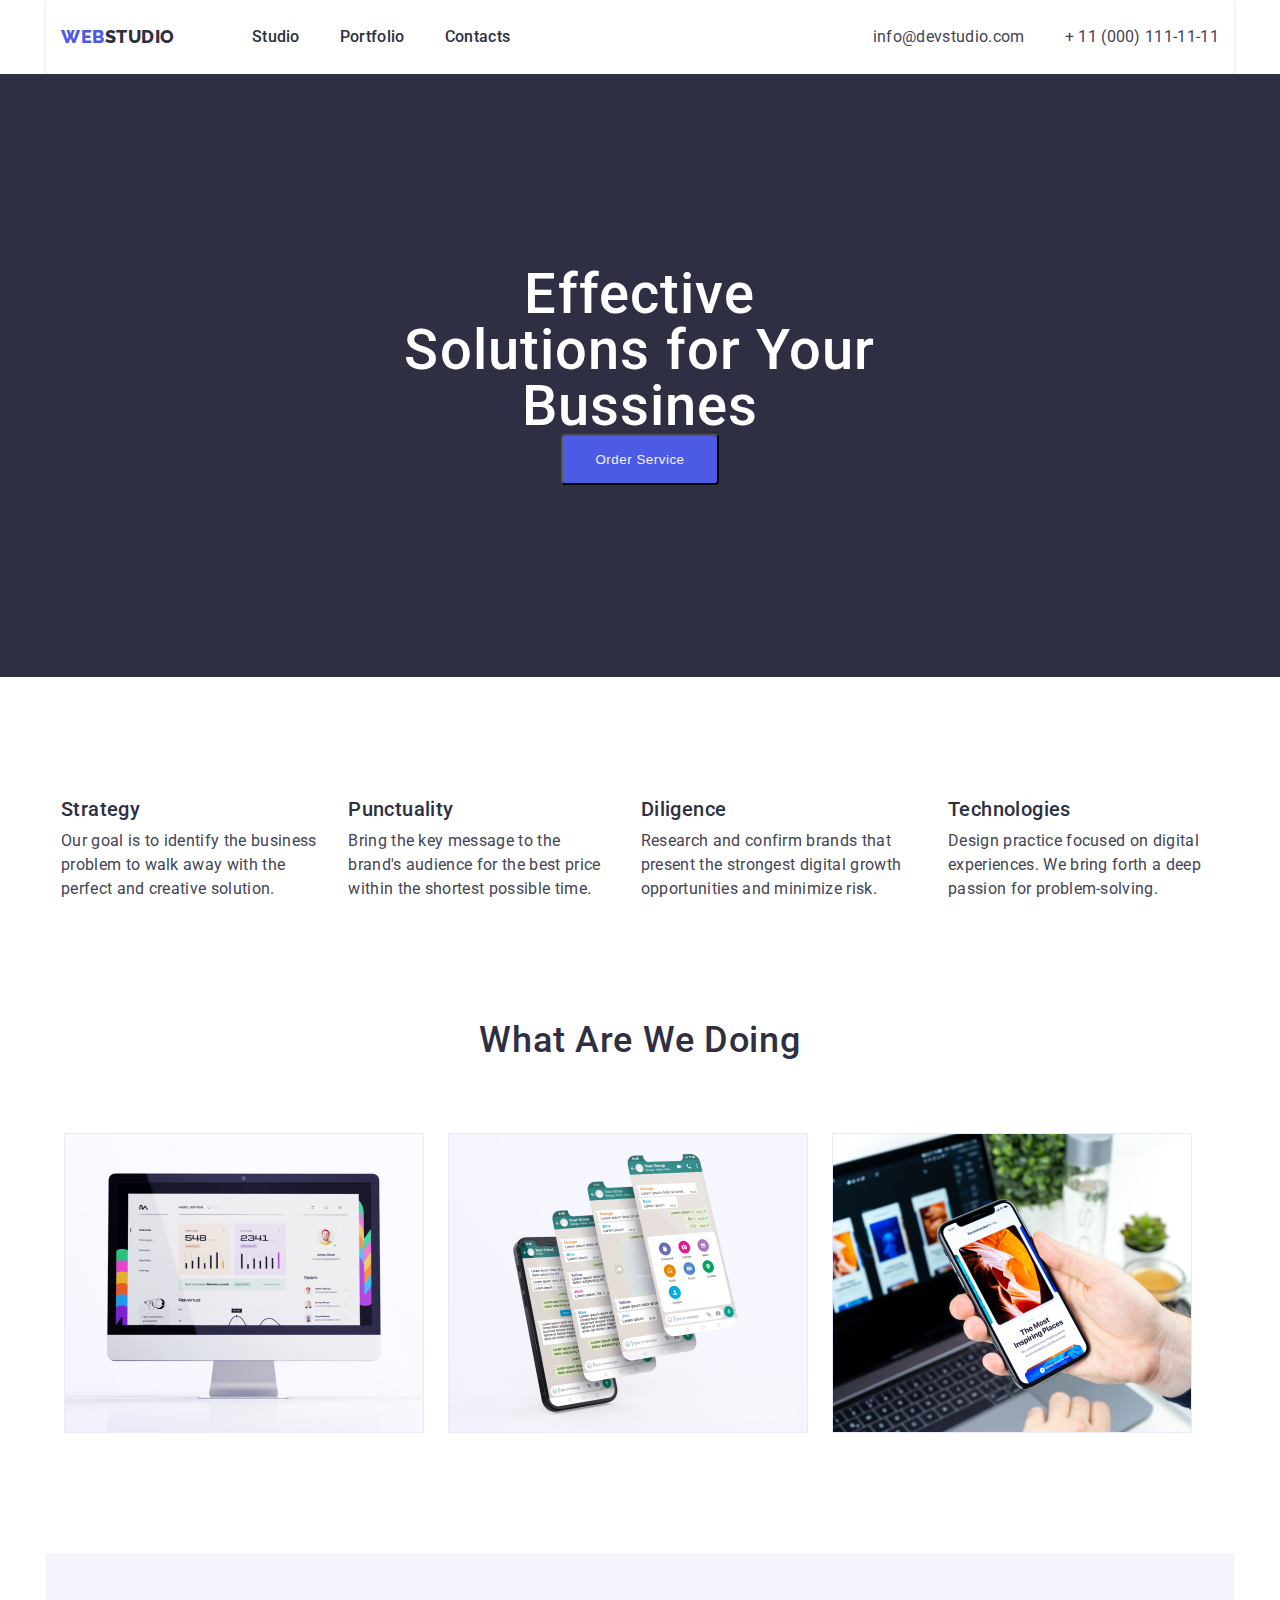
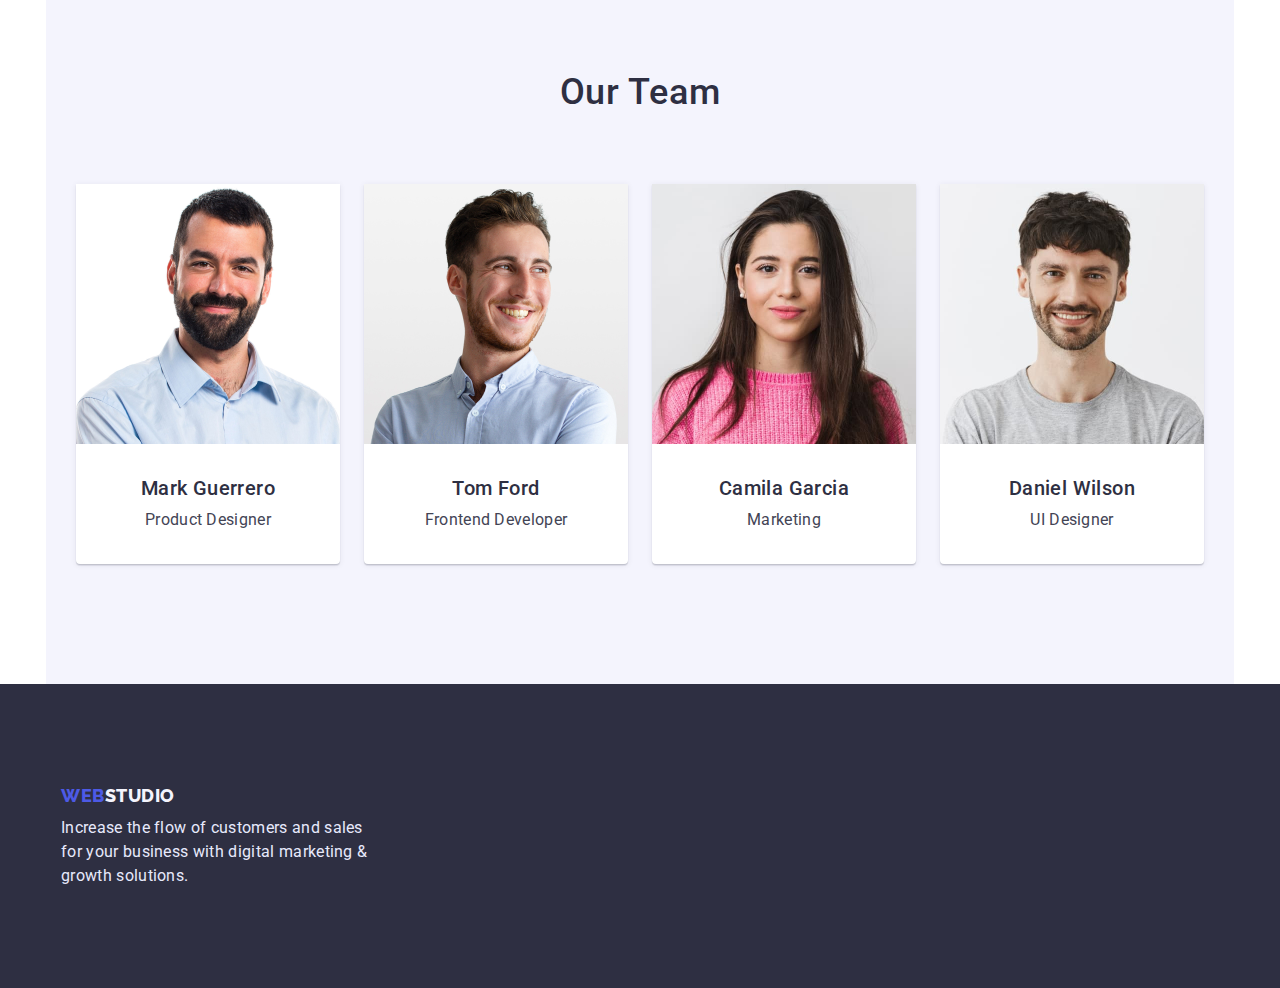
<file: index.html>
<!DOCTYPE html>
<html lang="en">
<head>
    <meta charset="UTF-8">
    <meta http-equiv="X-UA-Compatible" content="IE=edge">
    <meta name="viewport" content="width=device-width, initial-scale=1.0">
<link rel="preconnect" href="https://fonts.googleapis.com">
<link rel="preconnect" href="https://fonts.gstatic.com" crossorigin>
<link href="https://fonts.googleapis.com/css2?family=Raleway:wght@800&family=Roboto:wght@400;500;700&display=swap"
    rel="stylesheet">
    <link href="https://cdnjs.cloudflare.com/ajax/libs/modern-normalize/1.1.0/modern-normalize.min.css">
    <link rel="stylesheet" href="./css/styles.css">
    <title>WebStudio</title>
</head>
<body>
    <header class="container" class="header">
        <div>
            <nav class="nav_style" style="list-style:none;">
                <a class="webstudio" href="index.html"><span class="web">WEB</span>STUDIO</a>
        </div>
        <ul class="nav_link">
            <li class="list"><a class="nav" href="index.html">Studio</a></li>
            <li class="list"><a class="nav" href="portfolio.html">Portfolio</a></li>
            <li class="list"><a class="nav" href="">Contacts</a></li>
        </ul>
        </nav>
        <ul class="cont_ul">
            <li class="listcont"><a class="cont" href="mailto:info@devstudio.com">info@devstudio.com</a></li>
            <li class="listcont"><a class="cont" href="tel:+110001111111">+ 11 (000) 111-11-11</a></li>
        </ul>
    </header>
    <main>
        <section class="service_order">
            <h1 class="solut">Effective Solutions for Your Bussines</h1>
            <button class="button_order" type="button">Order Service</button>
        </section>
        <section class="pecu">
            <div  class="container">
        <h2 hidden>peculiarities</h2>
            <ul class="char_ul">
                <li class="listchar">
                    <h3 class="char_header">Strategy</h3>
                    <p class="char">Our goal is to identify the business
                    problem to walk away with the perfect and creative solution.</p>
                </li>
                <li class="listchar">
                    <h3 class="char_header">Punctuality</h3>
                    <p class="char">Bring the key message to the brand's audience for the best price within the shortest possible time.</p>
                </li>
                <li class="listchar">
                    <h3 class="char_header">Diligence</h3>
                    <p class="char">Research and confirm brands that present the strongest digital growth opportunities and minimize risk.</p>
                </li>
                <li class="listchar">
                    <h3 class="char_header">Technologies</h3>
                    <p class="char">Design practice focused on digital experiences. We bring forth a deep passion for problem-solving.</p>
                </li>
            </ul> 
            </div>
        </section>
        <section class="wawd_section">
            <div class="container" >
            <h2 class="wawd">What Are We Doing</h2>
            <ul class="wawd_ul" style="list-style: none;">
            <li class="wawd_img"><img src="images/image.jpg" alt="computer" width="360" height="300"></li>
            <li class="wawd_img"><img src="images/image(1).jpg" alt="phone" width="360" height="300"></li>
            <li class="wawd_img"><img src="images/image(2).jpg" alt="information in phone" width="360" height="300"></li>
            </ul>
            </div>
        </section>
        <section class="ot_section">
        <div class="container_ot">
            <h2 class="ot">Our Team</h2>
            <ul class="teamates" style="list-style: none;">
            <li class="teamates_box"><img src="images/image(3).jpg" alt="man" width="264" height="260"><div class="teametes_div">
                <h3 class="teamate_name">Mark Guerrero</h3><p class="teamate_prof">Product Designer</p></div></li>
            <li class="teamates_box"><img src="images/image(4).jpg" alt="man" width="264" height="260"><div class="teametes_div">
                <h3 class="teamate_name">Tom Ford</h3><p class="teamate_prof">Frontend Developer</p></div></li>
            <li class="teamates_box"><img src="images/image(5).jpg" alt="women" width="264" height="260"><div class="teametes_div">
                <h3 class="teamate_name">Camila Garcia</h3><p class="teamate_prof">Marketing</p></div></li>
            <li class="teamates_box"><img src="images/image(6).jpg" alt="man" width="264" height="260"><div class="teametes_div">
                <h3 class="teamate_name">Daniel Wilson</h3><p class="teamate_prof">UI Designer</p></div></li>
            </ul>
        </div>
        </section>
         </main>
        <footer class="footer_color">
            <div class="container">
            <ul class="footer_ul" style="list-style:none;">
                <li>
                    <div class="footer_div">
                        <a class="webstudio_footer" href="index.html"><span class="web">WEB</span>STUDIO</a>
                    </div>
                </li>
                <li>
                    <div class="footer_div">
                        <p class="footer_text">Increase the flow of customers and sales for your business with digital marketing
                            &
                            growth solutions.</p>
                    </div>
                </li>
            </ul>
            </div>
        </footer>
    </body>
    </html>
</file>
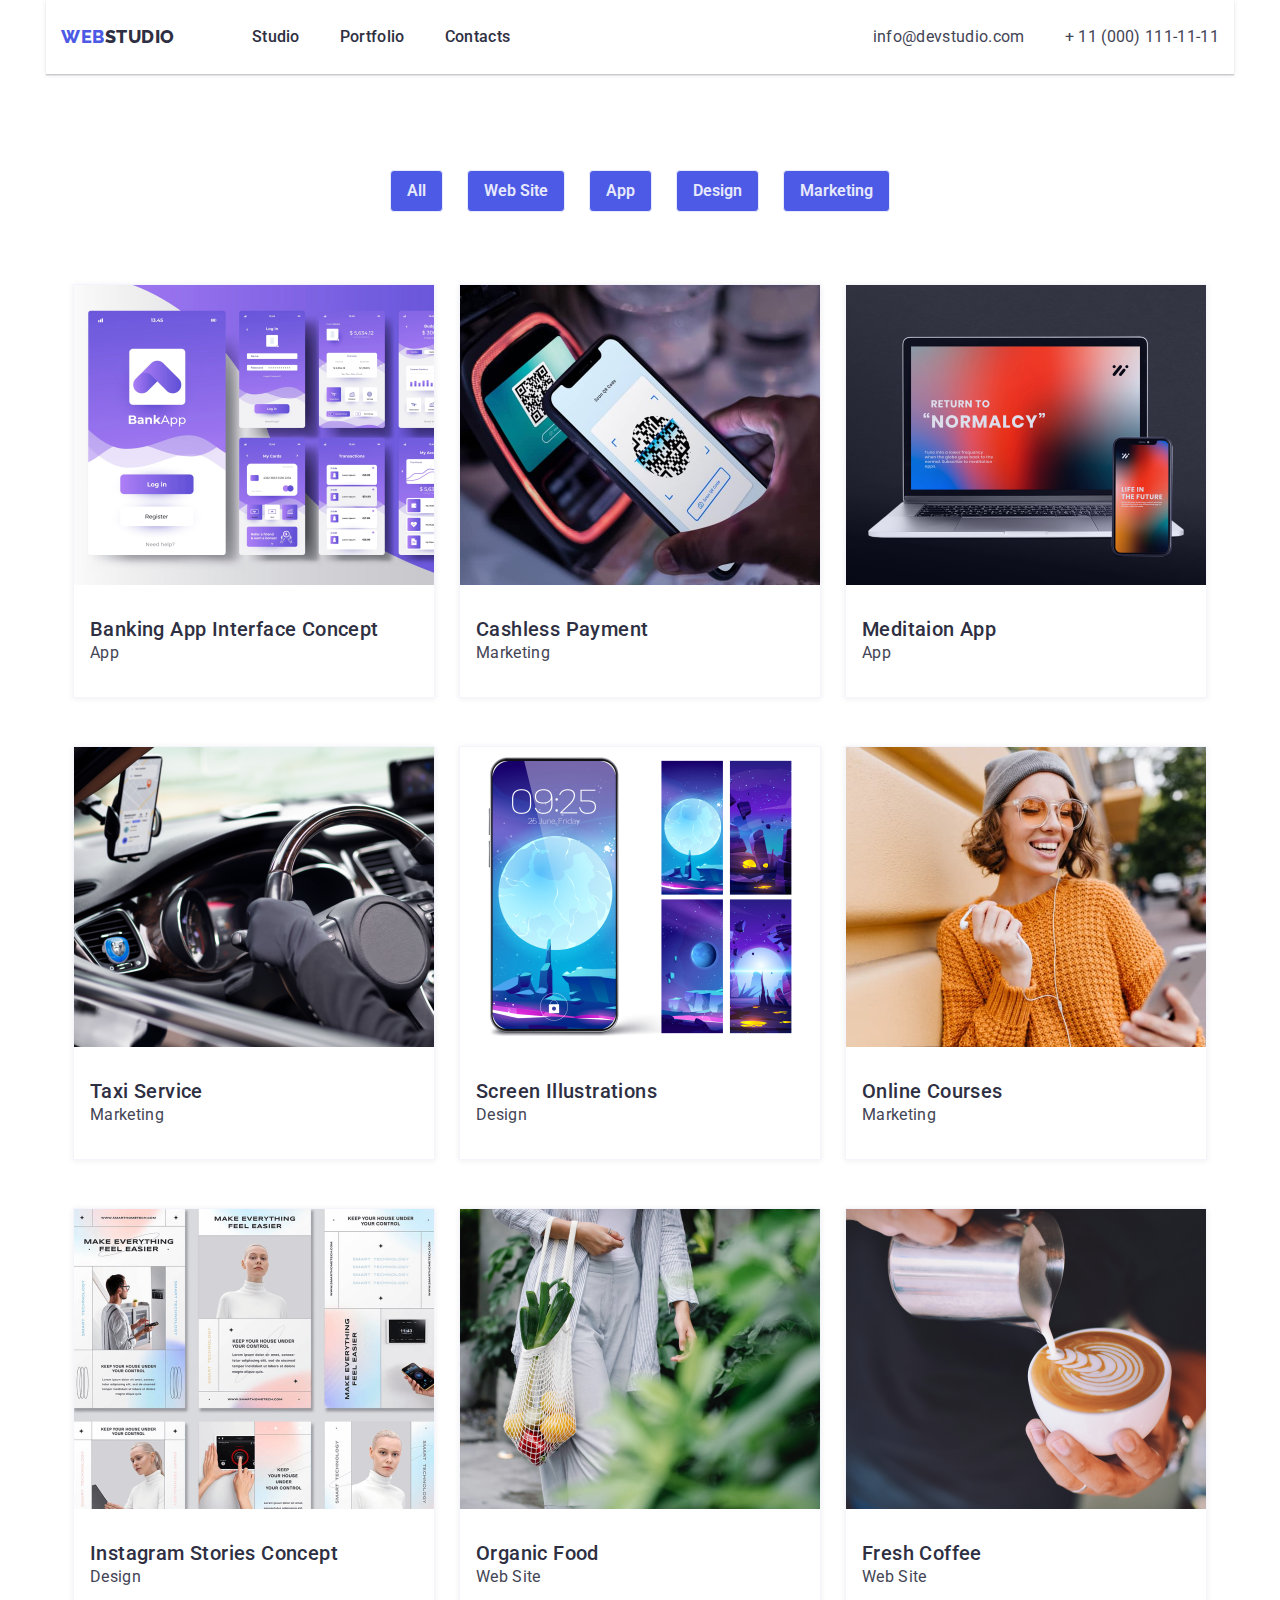
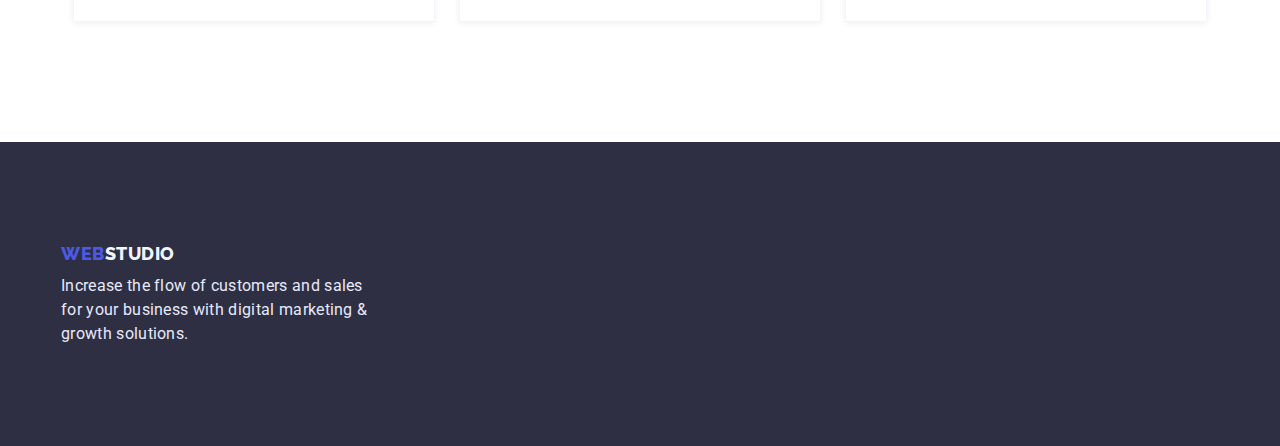
<file: portfolio.html>
<!DOCTYPE html>
<html lang="en">
<head>
    <meta charset="UTF-8">
    <meta http-equiv="X-UA-Compatible" content="IE=edge">
    <meta name="viewport" content="width=device-width, initial-scale=1.0">
<link rel="preconnect" href="https://fonts.googleapis.com">
<link rel="preconnect" href="https://fonts.gstatic.com" crossorigin>
<link href="https://fonts.googleapis.com/css2?family=Raleway:wght@800&family=Roboto:wght@400;500;700&display=swap"
    rel="stylesheet">
   <link href="https://cdnjs.cloudflare.com/ajax/libs/modern-normalize/1.1.0/modern-normalize.min.css">
    <link rel="stylesheet" href="./css/styles.css">
    <title>Portfolio</title>
</head>
<body>
    <header class="container" class="header">
        <div>
            <nav class="nav_style" style="list-style:none;">
                <a class="webstudio" href="index.html"><span class="web">WEB</span>STUDIO</a>
        </div>
        <ul class="nav_link">
            <li class="list"><a class="nav" href="index.html">Studio</a></li>
            <li class="list"><a class="nav" href="portfolio.html">Portfolio</a></li>
            <li class="list"><a class="nav" href="">Contacts</a></li>
        </ul>
        </nav>
        <ul class="cont_ul">
            <li class="listcont"><a class="cont" href="mailto:info@devstudio.com">info@devstudio.com</a></li>
            <li class="listcont"><a class="cont" href="tel:+110001111111">+ 11 (000) 111-11-11</a></li>
        </ul>
    </header>
    <main>
        <section class="container_nav">
            <h2 hidden>navigation</h2>
            <ul class="nav_buttons" style="list-style: none;">
                <li class="li_but"><button class="nav_port" type="button">All</button></li>
                <li class="li_but"><button class="nav_port" type="button">Web Site</button></li>
                <li class="li_but"><button class="nav_port" type="button">App</button></li>
                <li class="li_but"><button class="nav_port" type="button">Design</button></li>
                <li class="li_but"><button class="nav_port" type="button">Marketing</button></li>
            </ul>
        </section>
        <section class="container">
    <ul class="proj_ul" style="list-style:none ;">
    <li class="listproj"><img src="images/image(7).jpg" alt="" width="360" height="300">
        <div class="proj_char">
            <h3 class="name_proj">Banking App Interface Concept</h3>
            <p class="type_proj">App</p>
        </div>
    </li>
    <li class="listproj"><img src="images/image(8).jpg" alt="" width="360" height="300">
        <div class="proj_char">
            <h3 class="name_proj">Cashless Payment</h3>
            <p class="type_proj">Marketing</p>
        </div>
    </li>
    <li class="listproj"><img src="images/image(9).jpg" alt="" width="360" height="300">
        <div class="proj_char">
            <h3 class="name_proj">Meditaion App</h3>
            <p class="type_proj">App</p>
        </div>
            </li>
            <li class="listproj"><img src="images/image(10).jpg" alt="" width="360" height="300">
                <div class="proj_char">
                    <h3 class="name_proj">Taxi Service</h3>
                    <p class="type_proj">Marketing</p>
                </div>
            </li>
            <li class="listproj"><img src="images/image(11).jpg" alt="" width="360" height="300">
                <div class="proj_char">
                    <h3 class="name_proj">Screen Illustrations</h3>
                    <p class="type_proj">Design</p>
                </div>
            </li>
            <li class="listproj"><img src="images/image(12).jpg" alt="" width="360" height="300">
                <div class="proj_char">
                    <h3 class="name_proj">Online Courses</h3>
                    <p class="type_proj">Marketing</p>
                </div>
            </li>
            <li class="listproj"><img src="images/image(13).jpg" alt="" width="360" height="300">
                <div class="proj_char">
                    <h3 class="name_proj">Instagram Stories Concept</h3>
                    <p class="type_proj">Design</p>
                </div>
                </li>
                <li class="listproj"><img src="images/image(14).jpg" alt="" width="360" height="300">
                <div class="proj_char">
                    <h3 class="name_proj">Organic Food</h3>
                    <p class="type_proj">Web Site</p>
                </div>
            </li>
            <li class="listproj"><img src="images/image(15).jpg" alt="" width="360" height="300">
                <div class="proj_char">
                    <h3 class="name_proj">Fresh Coffee</h3>
                    <p class="type_proj">Web Site</p>
                </div>
            </li>
            </ul>
    </section>
        </main>
        <footer class="footer_color">
            <div class="container">
                <ul class="footer_ul" style="list-style:none;">
                    <li>
                        <div class="footer_div">
                            <a class="webstudio_footer" href="index.html"><span class="web">WEB</span>STUDIO</a>
                        </div>
                    </li>
                    <li>
                        <div class="footer_div">
                            <p class="footer_text">Increase the flow of customers and sales for your business with digital
                                marketing
                                &
                                growth solutions.</p>
                        </div>
                    </li>
                </ul>
            </div>
        </footer>
    </body>   
    </html>
</file>
<file: css/styles.css>
.body {
    font-family: 'Roboto', sans-serif;
    width: 1158px;
    margin: 0;
}

body {
    margin: 0;
}

a {
    text-decoration: none;
}

ul {
    margin: 0;
    padding: 0;
    list-style: none;
}

h1,h2,h3,h4,p {
margin: 0;
}

img {
    display: block;
    max-width: 100%;
}

.container {
    width: 1158px;
    padding-left: 15px;
    padding-right: 15px;
    margin-left: auto;
    margin-right: auto;
    display: block;
}

header.container {
    display: flex;
    padding-top: 25px;
    padding-bottom: 25px;
    background: #FFFFFF;
    box-shadow: 0px 2px 1px rgba(46, 47, 66, 0.08), 0px 1px 1px rgba(46, 47, 66, 0.16), 0px 1px 6px rgba(46, 47, 66, 0.08);
}


.header {
    display: flex;
    border: 1px solid #ececec;
    width: 1158px;
    padding-left: 15px;
    padding-right: 15px;
    margin-left: auto;
    margin-right: auto;

}

.webstudio {
    display: flex;
    font-family: 'Raleway';
    font-style: normal;
    font-weight: 800;
    font-size: 18px;
    line-height: 1.33;

    letter-spacing: 0.03em;

    color: #2E2F42;

    margin-right: 77px;

}

.webstudio_footer {
    font-family: 'Raleway';
    font-style: normal;
    font-weight: 800;
    font-size: 18px;
    line-height: 1.33;

    letter-spacing: 0.03em;

    color: #F4F4FD;
    display: flex;
}

.web {
    font-family: 'Raleway';
    font-style: normal;
    font-weight: 800;
    font-size: 18px;
    line-height: 1.33;

    letter-spacing: 0.03em;

    color: #4D5AE5;

}

.nav_link {
    display: flex;
    padding: 0;

}

.nav {
    display: flex;
    font-family: 'Roboto';
    font-style: normal;
    font-weight: 500;
    font-size: 16px;
    line-height: 1.5;

    letter-spacing: 0.02em;

    color: #2E2F42;
    text-decoration: none;
    margin: 0 auto;
}

.nav_port {
    font-family: 'Roboto';
    font-style: normal;
    font-weight: 600;
    font-size: 16px;
    line-height: 1.5;
    box-sizing: border-box;
    padding: 8px 16px;
    background: #4D5AE5;

    color: #E7E9FC;
    cursor: pointer;
    border: 1px solid #E7E9FC;
    border-radius: 4px;

}

.nav:hover {
    color: #4D5AE5;
}

.nav_port:hover {
    background-color: #404BBF;
    color: #F4F4FD;
}

.cont {
    display: flex;
    font-family: 'Roboto';
    font-style: normal;
    line-height: 1.5;
    font-size: 16px;
    letter-spacing: 0.02em;

    color: #434455;

}

.cont_ul {
    display: flex;
    margin: 0;
    padding: 0;
    align-items: center;
    margin-left: auto;
}

.cont:hover {
    color: #4D5AE5;
}

.service_order {
    background-color: #2E2F42;
    padding: 192px;
    padding-left: 15px;
    padding-right: 15px;
    margin-left: auto;
    margin-right: auto;
    display: block;
}

.solut {
    font-family: 'Roboto';
    font-style: normal;
    font-weight: 500;
    font-size: 56px;
    line-height: 1.0;

    letter-spacing: 0.02em;

    color: #FFFFFF;
    text-align: center;
    margin: 0 auto;
    margin-bottom: 48px;
    width: 492px;
    height: 120px;
}

footer.container {
    background-color: #2E2F42;
}

.button_order {
    padding-top: 16px;
    padding-right: 32px;
    padding-bottom: 16px;
    padding-left: 32px;
    border-radius: 4px;
    text-align: center;
    letter-spacing: 0.04em;
    background: #4D5AE5;
    color: #F4F4FD;
    cursor: pointer;
    display: block;
    margin: 0 auto;

}

.button_order:hover {
    background-color: #404BBF;
    color: #F4F4FD;
}

.char_header {
    font-family: 'Roboto';
    font-style: normal;
    font-size: 20px;
    font-weight: 500;
    line-height: 1.2;

    letter-spacing: 0.02em;

    color: #2E2F42;
    text-decoration: none;
    margin: 0 auto;
    margin-bottom: 8px;
}

.char {
    display: flex;
    font-family: 'Roboto';
    font-style: normal;
    font-size: 16px;
    line-height: 1.5;

    letter-spacing: 0.02em;

    color: #434455;
    margin: 0 auto;
}


.wawd {
    font-family: 'Roboto';
    font-style: normal;
    font-weight: 500;
    font-size: 36px;
    line-height: 1.1;

    letter-spacing: 0.02em;

    color: #2E2F42;
    text-align: center;
    margin: 0 auto;
    margin-bottom: 72px;
}

.wawd_section {
    display: flex;
    align-items: center;
    padding-bottom: 120px;
}


.wawd_ul {
    display: flex;
    padding-left: 0;
    justify-content: center;
}

.wawd_img {
    margin-right: 24px;
}

.ot {
    display: flex;
    font-family: 'Roboto';
    font-style: normal;
    font-size: 36px;
    font-weight: 500;
    line-height: 1.1;

    letter-spacing: 0.02em;

    color: #2E2F42;
    margin: 0 auto;
    display: flex;

    justify-content: center;
    margin-bottom: 72px;
}

.container_ot {
    padding-top: 120px;
    width: 1158px;
    padding-left: 15px;
    padding-right: 15px;
    margin-left: auto;
    margin-right: auto;
    display: block;
    padding-bottom: 120px;
    background-color: #F4F4FD;
}


.teamates {
    display: flex;
    padding: 0;
    justify-content: center;
}

.teamates_box:last-child {
    margin-right: 0;
}

.teamates_box {
    margin-right: 24px;
    background-color: #FFFFFF;
    box-shadow: 0px 1px 6px rgba(46, 47, 66, 0.08), 0px 1px 1px rgba(46, 47, 66, 0.16), 0px 2px 1px rgba(46, 47, 66, 0.08);
    border-radius: 0px 0px 4px 4px;
    height: 380px;
}

.teametes_div {
    margin: 0 auto;
    justify-content: center;
    padding: 32px 16px 32px 16px;

}

.teamate_name {
    font-family: 'Roboto';
    font-style: normal;
    font-size: 20px;
    font-weight: 500;
    line-height: 1.2;

    letter-spacing: 0.02em;

    color: #2E2F42;
    display: flex;
    margin: 0 auto;
    margin-bottom: 8px;
    justify-content: center;
}

.teamate_prof {
    font-family: 'Roboto';
    font-style: normal;
    font-size: 16px;
    font-weight: 400;
    line-height: 1.5;
    letter-spacing: 0.02em;

    color: #434455;

    display: flex;
    margin: 0 auto;
    justify-content: center;

}

.footer_text {
    font-family: 'Roboto';
    font-style: normal;
    font-size: 16px;
    line-height: 1.5;

    letter-spacing: 0.02em;

    color: #E7E9FC;
    display: flex;
    margin-left: 0;
    margin-top: 8px;

}

.nav_buttons {
    display: flex;
    justify-content: center;
    margin-left: 427px;
    padding-left: 0;
    padding-top: 96px;
    margin: 0;
}

.container_nav {
    width: 1158px;
    padding-left: 15px;
    padding-right: 15px;
    margin-left: auto;
    margin-right: auto;
    display: block;
    padding-bottom: 72px;
}

.li_but {
    margin-right: 24px;
}

.li_but:last-child {
    margin-right: 0;
}

.nav_port_text {
    font-family: 'Roboto';
    font-style: normal;
    font-size: 16px;
    font-weight: 500;
    line-height: 1.5;

    letter-spacing: 0.04em;

    color: #4D5AE5;

}

.name_proj {
    display: flex;
    margin: 0 auto;
    font-family: 'Roboto';
    font-style: normal;
    font-size: 20px;
    font-weight: 500;
    line-height: 1.2;

    letter-spacing: 0.02em;

    color: #2E2F42;
    padding-left: 16px;
}

.type_proj {
    display: flex;
    margin: 0 auto;
    font-family: 'Roboto';
    font-style: normal;
    font-size: 16px;
    line-height: 1.5;

    letter-spacing: 0.02em;

    color: #434455;
    padding-left: 16px;

}

.customers {
    font-family: 'Roboto';
    font-style: normal;
}

.footer_color {
    background-color: #2E2F42;
}

.list {
    display: flex;
    list-style: none;
    margin-right: 40px;
}

.list:last-child {
    margin-right: 0;
}

.listcont {
    display: flex;
    list-style: none;
    margin-right: 40px;
}

.listcont:last-child {
    margin-right: 0;
}

.listport {
    display: flex;
    list-style: none;
}

.listchar {
    display: table;
    list-style: none;
    margin-right: 24px;
}

.listchar:last-child {
    margin: 0;
}

.char_ul {
    display: flex;
    margin: 0 ;
    padding-left: 0;
    align-items: center;

}

.socialnetwork {
    display: flex;
    flex-direction: row;
    justify-content: space-evenly;
    width: 25px;

}

.listproj {
    margin-bottom: 48px;
    width: 360px;
    list-style: none;
    margin-right: 24px;
    border: 0.5px solid #F4F4FD;
    box-shadow: 0px 1px 6px rgba(46, 47, 66, 0.08);
}

.listproj:nth-child(3n) {
    margin-right: 0;
}

.listproj:nth-last-child(-n + 3) {
    margin-bottom: 0;
}

.proj_char {
    padding: 32px 0;
}

.proj_ul {
    display: flex;
    justify-content: center;
    padding-left: 0;
    flex-wrap: wrap;
    padding-bottom: 120px;
    margin: 0;
}

.listproj_ {
    padding: 0;
    margin-bottom: 48px;
    margin-right: 0;
    border: 0.5px solid #F4F4FD;
    box-shadow: 0px 1px 6px rgba(46, 47, 66, 0.08);
}



.pecu {
    display: flex;
    margin: 0 auto;
    padding-left: 0;
    padding-top: 120px;
    padding-bottom: 120px;
    align-items: center;
}

.footer_div {
    display: flex;
    padding-right: 850px;
    padding-bottom: 16px;
}

.footer_div:last-child {
    display: flex;
    padding-bottom: 0;
    margin: 0;
}

.footer_ul {
    padding-top: 100px;
    padding-bottom: 100px;
    margin-top: 0;
}
</file>
